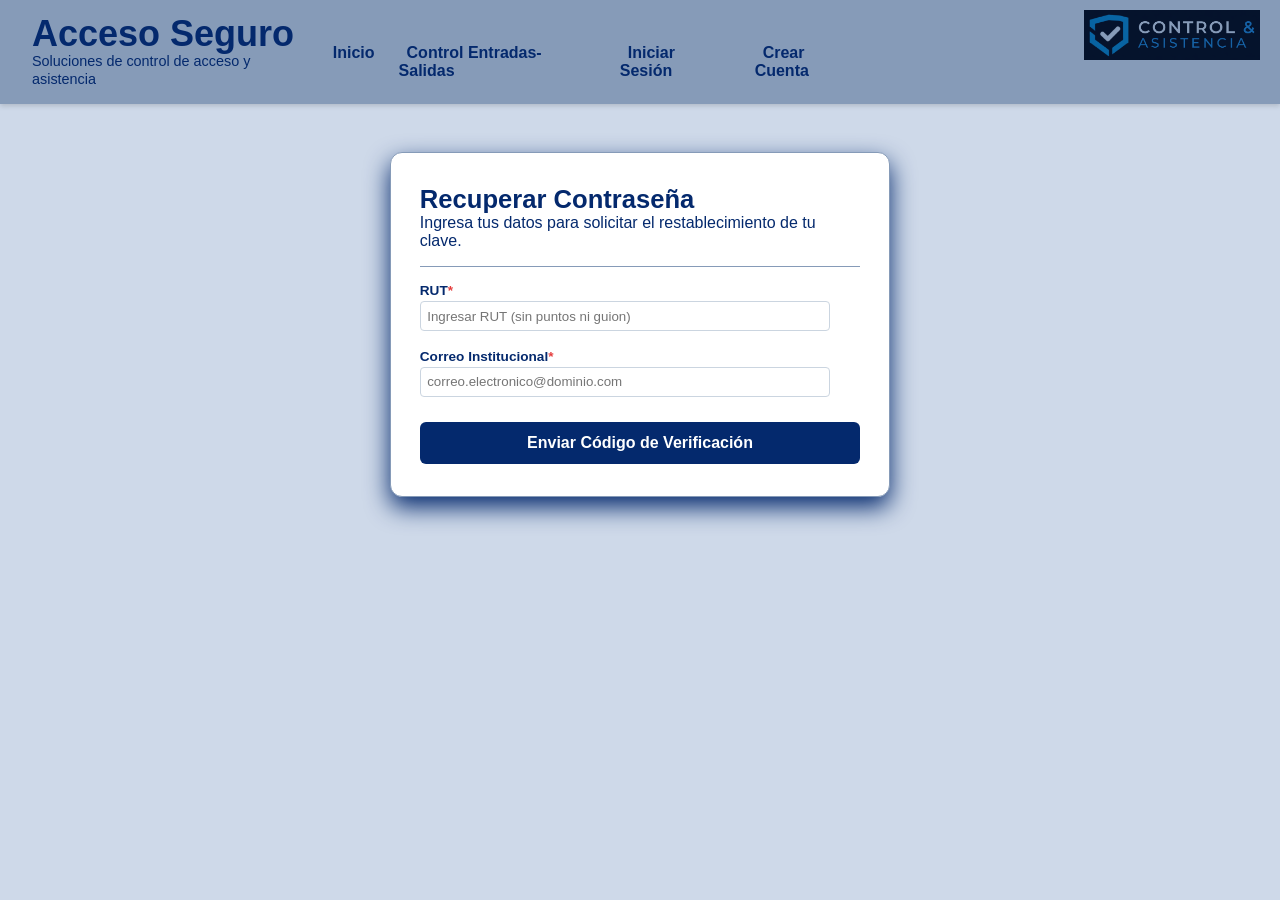
<file: recuperarContra/index.html>
<!DOCTYPE html>
<html lang="es">
<head>
    <meta charset="UTF-8">
    <meta name="viewport" content="width=device-width, initial-scale=1.0">
    <title>Recuperar Contraseña</title>
    <link rel="stylesheet" href="style.css">
</head>
<body>
    <header class="encabezado-principal">
        <div class="contenedor-logo">
            <a>
                <h1 class="titulo-empresa">Acceso Seguro</h1>
                <span class="subtitulo-empresa">Soluciones de control de acceso y asistencia</span>
            </a>
        </div>

        <nav class="navegacion-principal">
             <ul>
                <li><a href="/inicio/inicio.html" class="enlace-nav">Inicio</a></li>
                <li><a href="/registro/registro.html" class="enlace-nav">Control Entradas-Salidas</a></li>
                <li><a href="/inicioSesion/login.html" class="enlace-nav">Iniciar Sesión</a></li>
                <li><a href="/creacionCuentas/creacion.html" class="enlace-nav">Crear Cuenta</a></li>
            </ul>
        </nav>
        <img src="/img/Logo2.png" alt="Logo Acceso Seguro" class="img-logo">
    </header>

    <main class="contenedor-principal">
        <section class="tarjeta-form">
            <header class="encabezado-form">
                <h2>Recuperar Contraseña</h2>
                <p>Ingresa tus datos para solicitar el restablecimiento de tu clave.</p>
                <hr class="divisor">
            </header>

            <form id="formRecuperar" action="#" method="POST" novalidate>
                <div class="campos">
                    <div class="campo-form">
                        <label for="run">RUT<span class="requerido">*</span></label>
                        <input type="text" id="run" name="run" placeholder="Ingresar RUT (sin puntos ni guion)" maxlength="9" required>
                        <span class="msj-error" id="error-run"></span>
                    </div>

                    <div class="campo-form">
                        <label for="email">Correo Institucional<span class="requerido">*</span></label>
                        <input type="email" id="email" name="email" placeholder="correo.electronico@dominio.com" maxlength="80" required>
                        <span class="msj-error" id="error-email"></span>
                    </div>
                </div>

                <button type="submit" id="btnEnviar" class="btn-enviar">Enviar Código de Verificación</button>
            </form>

            <div id="msjNotificacion" style="display: none;"></div>
        </section>
    </main>

    <script src="script.js"></script>
</body>
</html>
</file>
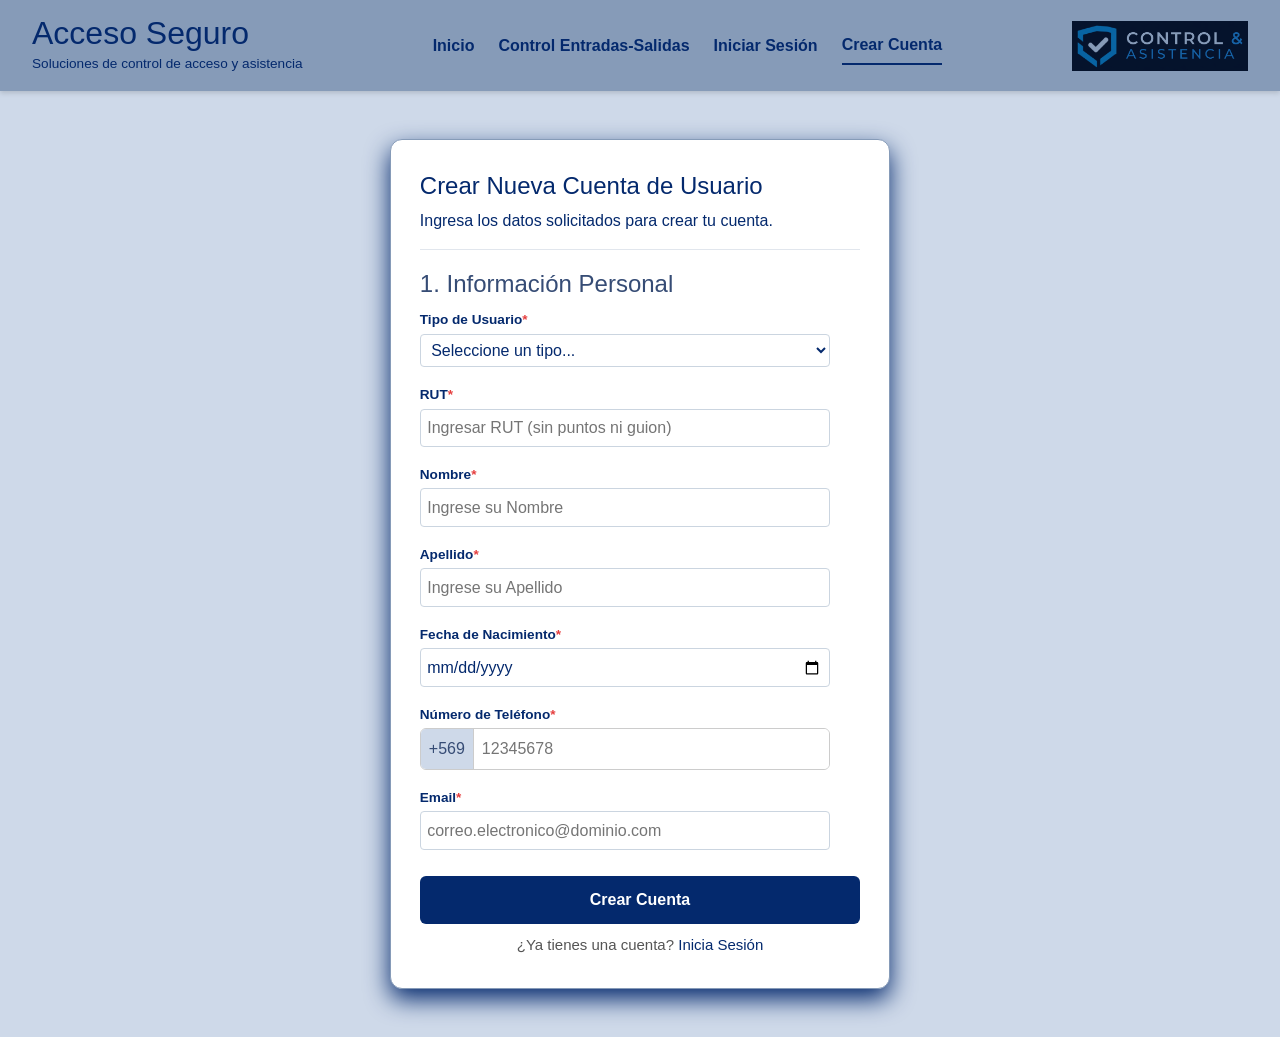
<file: creacionCuentas/creacion.html>
<!DOCTYPE html>
<html lang="es">
<head>
    <meta charset="UTF-8">
    <meta name="viewport" content="width=device-width, initial-scale=1.0">
    <title>Creación de Cuentas</title>
    <link href="https://cdn.jsdelivr.net/npm/bootstrap@5.3.3/dist/css/bootstrap.min.css" rel="stylesheet">
    <link rel="stylesheet" href="creacion.css">
</head>
<body>
    <header class="encabezado-principal">
        <div class="contenedor-logo">
            <a>
                <h1 class="titulo-empresa">Acceso Seguro</h1>
                <span class="subtitulo-empresa">Soluciones de control de acceso y asistencia</span>
            </a>
        </div>

        <nav class="navegacion-principal">
             <ul>
                <li><a href="/inicio/inicio.html" class="enlace-nav ">Inicio</a></li>
                <li><a href="/registro/registro.html" class="enlace-nav ">Control Entradas-Salidas</a></li>
                <li><a href= "/inicioSesion/login.html" class="enlace-nav">Iniciar Sesión</a></li>
                <li><a href="/creacionCuentas/creacion.html" class="enlace-nav activo">Crear Cuenta</a></li>
            </ul>
        </nav>
        <img src="/img/Logo2.png" alt="Logo Acceso Seguro" class="img-logo">
    </header>

    <main class="contenedor-principal">
        <section class="tarjeta-form">
            <header class="encabezado-form">
                <h2>Crear Nueva Cuenta de Usuario</h2>
                <p>Ingresa los datos solicitados para crear tu cuenta.</p>
                <hr class="divisor">
            </header>

            <form id="formRegistro" action="#" method="POST" novalidate>
                <fieldset class="seccion-form">
                    <legend>1. Información Personal</legend>

                    <div class="campos">
                        <div class="campo-form">
                            <label for="tipoUsuario">Tipo de Usuario<span class="requerido">*</span></label>
                            <select id="tipoUsuario" name="tipoUsuario" required>
                                <option value="">Seleccione un tipo...</option>
                                <option value="Empleado">Empleado</option>
                                <option value="Visitante">Visitante</option>
                                <option value="Guardia de Seguridad">Guardia de Seguridad</option>
                                <option value="Supervisor de Control">Supervisor de Control</option>
                                <option value="Jefe de Operaciones">Jefe de Operaciones</option>
                                <option value="Administrador">Administrador</option>
                            </select>
                            <span class="msj-error" id="error-tipoUsuario"></span>
                        </div>

                        <div class="campo-form">
                            <label for="run">RUT<span class="requerido">*</span></label>
                            <input type="text" id="run" name="run" placeholder="Ingresar RUT (sin puntos ni guion)" maxlength="9" required>
                            <span class="msj-error" id="error-run"></span>
                        </div>

                        <div class="campo-form">
                            <label for="nombre">Nombre<span class="requerido">*</span></label>
                            <input type="text" id="nombre" name="nombre" placeholder="Ingrese su Nombre" maxlength="30" required>
                            <span class="msj-error" id="error-nombre"></span>
                        </div>

                        <div class="campo-form">
                            <label for="apellido">Apellido<span class="requerido">*</span></label>
                            <input type="text" id="apellido" name="apellido" placeholder="Ingrese su Apellido" maxlength="40" required>
                            <span class="msj-error" id="error-apellido"></span>
                        </div>

                        <div class="campo-form">
                            <label for="fechaNac">Fecha de Nacimiento<span class="requerido">*</span></label>
                            <input type="date" id="fechaNac" name="fechaNac" required>
                            <span class="msj-error" id="error-fechaNac"></span>
                        </div>

                        <div class="campo-form">
                            <label for="telefono">Número de Teléfono<span class="requerido">*</span></label>
                            <div class="phone">
                                <span>+569</span>
                                <input type="tel" id="telefono" name="telefono" placeholder="12345678" maxlength="8" required>
                            </div>
                            <span class="msj-error" id="error-telefono"></span>
                        </div>

                        <div class="campo-form">
                            <label for="email">Email<span class="requerido">*</span></label>
                            <input type="email" id="email" name="email" placeholder="correo.electronico@dominio.com" maxlength="80" required>
                            <span class="msj-error" id="error-email"></span>
                        </div>
                    </div>

                    <button type="submit" class="btn-enviar">Crear Cuenta</button>
                     <div class="registro">
            ¿Ya tienes una cuenta? <a href="/inicioSesion/login.html">Inicia Sesión</a>
        </div>
                </fieldset>
            </form>

            <div class="tarjeta-registro">
                <header class="encabezado-registro">
                    <h2>Usuarios Registrados</h2>
                    <p>Lista de usuarios ingresados en el sistema.</p>
                </header>
                <div id="msjNotificacion"></div>
                <div id="listUsuarios" class="contenedor-usuarios">
                    <p class="sin-registros">No hay usuarios registrados.</p>
                </div>
            </div>
        </section>
    </main>

    <script src="creacion.js"></script>
</body>
</html>
</file>
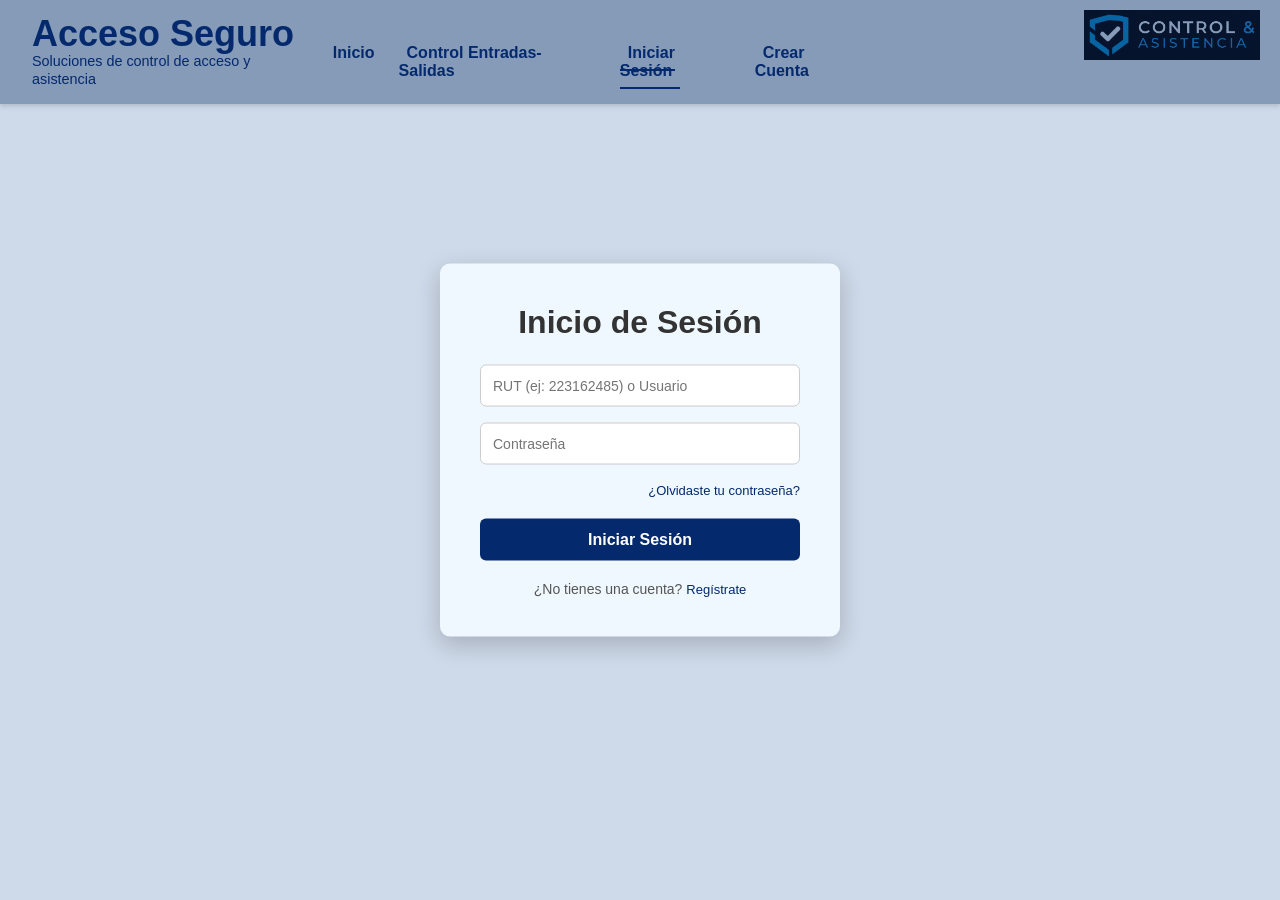
<file: inicioSesion/login.html>
<!DOCTYPE html>
<html lang="es">
<head>
    <meta charset="UTF-8">
    <meta name="viewport" content="width=device-width, initial-scale=1.0">
    <title>Inicio de Sesión</title>
    <link rel="stylesheet" href="style.css">
</head>
<body>
    <header class="encabezado-principal">
        <div class="contenedor-logo">
            <a href="/inicio/inicio.html" class="enlace-logo">
                <h1 class="titulo-empresa">Acceso Seguro</h1>
                <span class="subtitulo-empresa">Soluciones de control de acceso y asistencia</span>
            </a>
        </div>

        <nav class="navegacion-principal">
            <ul>
                <li><a href="/inicio/inicio.html" class="enlace-nav">Inicio</a></li>
                <li><a href="/registro/registro.html" class="enlace-nav">Control Entradas-Salidas</a></li>
                <li><a href="/inicioSesion/login.html" class="enlace-nav activo">Iniciar Sesión</a></li>
                <li><a href="/creacionCuentas/creacion.html" class="enlace-nav">Crear Cuenta</a></li>
            </ul>
        </nav>
        <img src="/img/Logo2.png" alt="Logo Acceso Seguro" class="img-logo">
    </header>

    <div class="container">
        <h1>Inicio de Sesión</h1>

        <!-- Contenedor para mostrar mensajes de éxito/error -->
        <div id="mensajeFeedback" class="mensaje-feedback"></div>

        <form id="loginForm">
            <div class="form-group">
                <input type="text" id="username" placeholder="RUT (ej: 223162485) o Usuario" required>
            </div>

            <div class="form-group">
                <input type="password" id="password" placeholder="Contraseña" required>
            </div>

            <div class="recordar">
                <a href="/recuperar/recuperar.html">¿Olvidaste tu contraseña?</a>
            </div>

            <button type="submit" class="btn-enviar">Iniciar Sesión</button>
        </form>

        <div class="registro">
            ¿No tienes una cuenta? <a href="/creacionCuentas/creacion.html">Regístrate</a>
        </div>
    </div>

    <script src="script.js"></script>
</body>
</html>
</file>
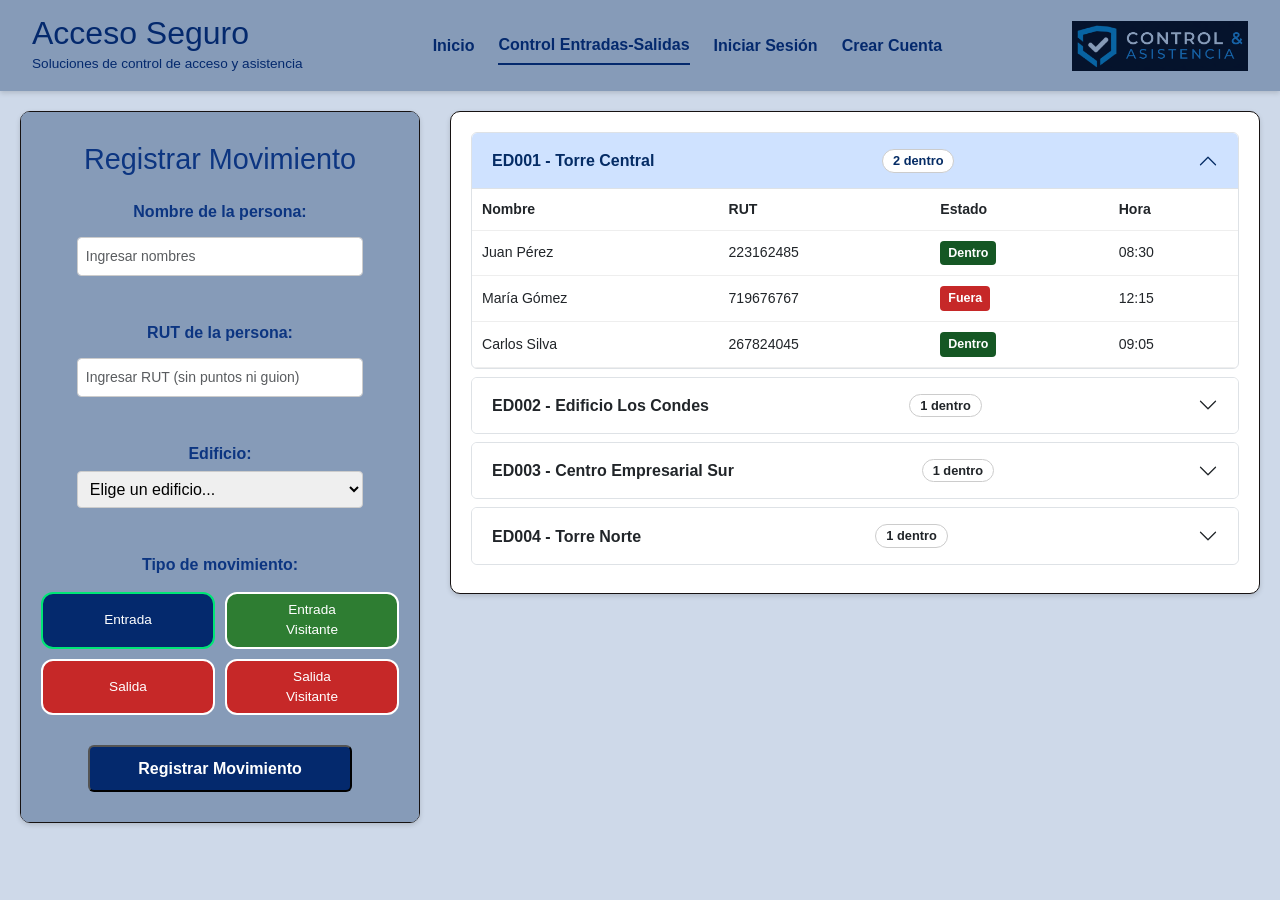
<file: registro/registro.html>
<!doctype html>
<html lang="es">

<head>
    <meta charset="UTF-8" />
    <meta name="viewport" content="width=device-width, initial-scale=1.0" />
    <title>Registro</title>
    <link href="https://cdn.jsdelivr.net/npm/bootstrap@5.3.3/dist/css/bootstrap.min.css" rel="stylesheet">
    <link rel="stylesheet" href="registro.css" />
</head>

<body>
    <header class="encabezado-principal">
        <div class="contenedor-logo">
            <a href="/inicio/inicio.html" class="enlace-logo">
                <h1 class="titulo-empresa">Acceso Seguro</h1>
                <span class="subtitulo-empresa">Soluciones de control de acceso y asistencia</span>
            </a>
        </div>

        <nav class="navegacion-principal">
            <ul>
                <li><a href="/inicio/inicio.html" class="enlace-nav">Inicio</a></li>
                <li><a href="/registro/registro.html" class="enlace-nav activo">Control Entradas-Salidas</a></li>
                <li><a href= "/inicioSesion/login.html" class="enlace-nav">Iniciar Sesión</a></li>
                <li><a href="/creacionCuentas/creacion.html" class="enlace-nav">Crear Cuenta</a></li>
            </ul>
        </nav>
        <img src="/img/Logo2.png" alt="Logo Acceso Seguro" class="img-logo">
    </header>

    <main class="principal">
        <div class="contenedor">
            <div class="movimiento">
                <h2>Registrar Movimiento</h2>
                <div class="datos">
                    <div class="contenedor-registro">
                        <label for="nombre" class="form-label small">Nombre de la persona:</label>
                        <input type="text" class="form-control form-control-sm" id="nombre" placeholder="Ingresar nombres" />
                        <span class="mensaje-error" id="errorNombre"></span>
                        <label for="rut" class="form-label small">RUT de la persona:</label>
                        <input type="text" class="form-control form-control-sm" id="rut" placeholder="Ingresar RUT (sin puntos ni guion)" />
                        <span class="mensaje-error" id="errorRUT"></span>
                        <label for="selectEdificio">Edificio:</label>
                        <select id="selectEdificio">
                            <option value="" disabled selected hidden>Elige un edificio...</option>
                            <option value="ED001">ED001 - Torre Central</option>
                            <option value="ED002">ED002 - Edificio Los Condes</option>
                            <option value="ED003">ED003 - Centro Empresarial Sur</option>
                            <option value="ED004">ED004 - Torre Norte</option>
                        </select>
                        <span class="mensaje-error" id="errorEdificio"></span>

                        <label>Tipo de movimiento:</label>
                        <div class="radioBtn">
                            <label class="btn-radio btn-entrada">
                                <input type="radio" name="tipo_registro" value="Entrada" checked>
                                <span>Entrada</span>
                            </label>

                            <label class="btn-radio btn-entrada">
                                <input type="radio" name="tipo_registro" value="Entrada">
                                <span>Entrada<br>Visitante</span>
                            </label>

                            <label class="btn-radio btn-salida">
                                <input type="radio" name="tipo_registro" value="Fuera">
                                <span>Salida</span>
                            </label>

                            <label class="btn-radio btn-salida">
                                <input type="radio" name="tipo_registro" value="Fuera">
                                <span>Salida<br>Visitante</span>
                            </label>
                        </div>
                    </div>
                    <button class="btn-registro" id="btn-registro">Registrar Movimiento</button>
                </div>
            </div>
        </div>

        <div class="panel-edificios">
            <div class="accordion" id="panelEdificios">

                <div class="accordion-item mb-2 border rounded overflow-hidden">
                    <h2 class="accordion-header">
                        <button class="accordion-button fw-bold d-flex justify-content-between align-items-center" type="button" data-bs-toggle="collapse" data-bs-target="#collapseED001" aria-expanded="true" aria-controls="collapseED001">
                            <span class="me-auto">ED001 - Torre Central</span>
                            <small class="badge-contador me-3" id="contador-ED001">0 dentro</small>
                        </button>
                    </h2>
                    <div id="collapseED001" class="accordion-collapse collapse show" data-bs-parent="#panelEdificios">
                        <div class="accordion-body p-0">
                            <table class="tabla-personas">
                                <thead>
                                    <tr>
                                        <th>Nombre</th>
                                        <th>RUT</th>
                                        <th>Estado</th>
                                        <th>Hora</th>
                                    </tr>
                                </thead>
                                <tbody id="tbody-ED001">
                                    <tr class="fila-vacia">
                                        <td colspan="4">Sin registros de personas</td>
                                    </tr>
                                </tbody>
                            </table>
                        </div>
                    </div>
                </div>

                <div class="accordion-item mb-2 border rounded overflow-hidden">
                    <h2 class="accordion-header">
                        <button class="accordion-button collapsed fw-bold d-flex justify-content-between align-items-center" type="button" data-bs-toggle="collapse" data-bs-target="#collapseED002" aria-expanded="false" aria-controls="collapseED002">
                            <span class="me-auto">ED002 - Edificio Los Condes</span>
                            <small class="badge-contador me-3" id="contador-ED002">0 dentro</small>
                        </button>
                    </h2>
                    <div id="collapseED002" class="accordion-collapse collapse" data-bs-parent="#panelEdificios">
                        <div class="accordion-body p-0">
                            <table class="tabla-personas">
                                <thead>
                                    <tr>
                                        <th>Nombre</th>
                                        <th>RUT</th>
                                        <th>Estado</th>
                                        <th>Hora</th>
                                    </tr>
                                </thead>
                                <tbody id="tbody-ED002">
                                    <tr class="fila-vacia">
                                        <td colspan="4">Sin registros de personas</td>
                                    </tr>
                                </tbody>
                            </table>
                        </div>
                    </div>
                </div>

                <div class="accordion-item mb-2 border rounded overflow-hidden">
                    <h2 class="accordion-header">
                        <button class="accordion-button collapsed fw-bold d-flex justify-content-between align-items-center" type="button" data-bs-toggle="collapse" data-bs-target="#collapseED003" aria-expanded="false" aria-controls="collapseED003">
                            <span class="me-auto">ED003 - Centro Empresarial Sur</span>
                            <small class="badge-contador me-3" id="contador-ED003">0 dentro</small>
                        </button>
                    </h2>
                    <div id="collapseED003" class="accordion-collapse collapse" data-bs-parent="#panelEdificios">
                        <div class="accordion-body p-0">
                            <table class="tabla-personas">
                                <thead>
                                    <tr>
                                        <th>Nombre</th>
                                        <th>RUT</th>
                                        <th>Estado</th>
                                        <th>Hora</th>
                                    </tr>
                                </thead>
                                <tbody id="tbody-ED003">
                                    <tr class="fila-vacia">
                                        <td colspan="4">Sin registros de personas</td>
                                    </tr>
                                </tbody>
                            </table>
                        </div>
                    </div>
                </div>

                <div class="accordion-item mb-2 border rounded overflow-hidden">
                    <h2 class="accordion-header">
                        <button class="accordion-button collapsed fw-bold d-flex justify-content-between align-items-center" type="button" data-bs-toggle="collapse" data-bs-target="#collapseED004" aria-expanded="false" aria-controls="collapseED004">
                            <span class="me-auto">ED004 - Torre Norte</span>
                            <small class="badge-contador me-3" id="contador-ED004">0 dentro</small>
                        </button>
                    </h2>
                    <div id="collapseED004" class="accordion-collapse collapse" data-bs-parent="#panelEdificios">
                        <div class="accordion-body p-0">
                            <table class="tabla-personas">
                                <thead>
                                    <tr>
                                        <th>Nombre</th>
                                        <th>RUT</th>
                                        <th>Estado</th>
                                        <th>Hora</th>
                                    </tr>
                                </thead>
                                <tbody id="tbody-ED004">
                                    <tr class="fila-vacia">
                                        <td colspan="4">Sin registros de personas</td>
                                    </tr>
                                </tbody>
                            </table>
                        </div>
                    </div>
                </div>

            </div>
        </div>
    </main>
    <script src="https://cdn.jsdelivr.net/npm/bootstrap@5.3.3/dist/js/bootstrap.bundle.min.js"></script>
    <script src="registro.js"></script>
</body>

</html>
</file>
<file: recuperarContra/style.css>
* {
    box-sizing: border-box;
    margin: 0;
    font-family: 'Segoe UI', Tahoma, Geneva, Verdana, sans-serif;
}

body {
    background-color: #ced9e9;
    color: #364c75;
    min-height: 100vh;
}

a {
    text-decoration: none;
}

.encabezado-principal {
    background-color: #869bb8;
    color: #ced9e9;
    padding: 1rem 2rem;
    display: flex;
    justify-content: space-between;
    align-items: flex-end;
    box-shadow: 0 2px 5px rgba(0, 0, 0, 0.15);
}

.titulo-empresa {
    color: #04296d;
    font-size: 2.25rem;
    line-height: 1;
}

.subtitulo-empresa {
    font-size: 0.90rem;
    color: #04296d;
}

.navegacion-principal {
    margin-right: 180px;
}

.navegacion-principal ul {
    margin-right: 190px;
    display: flex;
    list-style: none;
    gap: 1rem;
    color: #04296d;
    padding: 0.5rem;
}

.enlace-nav {
    color: #04296d;
    padding: 0.5rem;
    text-decoration: none;
    font-weight: 600;
}

.enlace-nav.activo {
    border-bottom: 2px solid #04296d;
}

.img-logo {
    position: absolute;
    top: 10px;
    right: 20px;
    height: 50px;
    width: auto;
    object-fit: contain;
    mix-blend-mode: multiply;
}

.contenedor-principal {
    display: flex;
    margin: auto;
    width: 100%;
}

.tarjeta-form {
    margin: 3rem auto;
    background-color: #ffffff;
    width: 100%;
    max-width: 500px;
    padding: 2rem 1.8rem;
    border-radius: 12px;
    border: 1px solid #869bb8;
    box-shadow: 0 10px 25px #04296d;
}

.encabezado-form h2 {
    color: #04296d;
    font-size: 1.6rem;
}

.encabezado-form p {
    color: #04296d;
    font-size: 1rem;
    margin-bottom: 1rem;
}

.divisor {
    border: none;
    height: 1px;
    background-color: #869bb8;
    margin-bottom: 1rem;
}

.campo-form {
    display: flex;
    flex-direction: column;
    margin-bottom: 0.9rem;
}

label {
    font-size: 0.85rem;
    color: #04296d;
    font-weight: 600;
    margin-bottom: 0.2rem;
}

.requerido {
    color: #e53e3e;
}

input[type="text"],
input[type="email"] {
    width: 100%;
    max-width: 410px;
    padding: 0.4rem;
    border: 1px solid #cbd5e0;
    border-radius: 4px;
    background-color: #ffffff;
    color: #04296d;
}

/* BOTÓN ENVIAR */
.btn-enviar {
    width: 100%;
    background-color: #04296d;
    color: #ffffff;
    padding: 0.75rem;
    font-size: 1rem;
    font-weight: 700;
    border: none;
    border-radius: 6px;
    cursor: pointer;
    transition: background-color 0.2s;
    margin-top: 0.5rem;
}

.btn-enviar:hover {
    background-color: #214387;
}

.msj-error {
    font-size: 0.75rem;
    color: #e53e3e;
    margin-top: 0.2rem;
}

.msj-exito {
    background-color: #c6f6d5;
    color: #22543d;
    padding: 0.75rem;
    border-radius: 6px;
    font-size: 0.9rem;
    font-weight: 600;
    text-align: center;
    margin-top: 1rem;
}
</file>
<file: creacionCuentas/creacion.css>
* {
    box-sizing: border-box;
    margin: 0;
    font-family: 'Segoe UI', Tahoma, Geneva, Verdana, sans-serif;
}

body {
    background-color: #ced9e9;
    color: #364c75;
    min-height: 100vh;
}

a {
    text-decoration: none;
}

.encabezado-principal {
    background-color: #869bb8;
    color: #ced9e9;
    padding: 1rem 2rem;
    display: flex;
    justify-content: space-between;
    align-items: center;
    gap: 1.5rem;
    box-shadow: 0 2px 5px rgba(0, 0, 0, 0.15);
}

.contenedor-logo {
    display: flex;
    flex-direction: column;
}

.titulo-empresa {
    color: #04296d;
    font-size: 2rem;
    line-height: 1.1;
    margin: 0;
}

.subtitulo-empresa {
    font-size: 0.85rem;
    color: #04296d;
}

.navegacion-principal {
    margin: 0;
}

.navegacion-principal ul {
    display: flex;
    list-style: none;
    gap: 1.5rem;
    margin: 0;
    padding: 0;
    align-items: center;
}

.enlace-nav {
    color: #04296d;
    padding: 0.4rem 0;
    text-decoration: none;
    font-weight: 600;
    white-space: nowrap;
    display: inline-block;
}

.enlace-nav.activo {
    border-bottom: 2px solid #04296d;
}

.img-logo {
    height: 50px;
    width: auto;
    object-fit: contain;
    mix-blend-mode: multiply;
    position: static;
}

.contenedor-principal {
    display: flex;
    margin: auto;
    width: 100%;
}

.tarjeta-form {
    margin: 3rem auto;
    background-color: #ffffff;
    width: 100%;
    max-width: 500px;
    padding: 2rem 1.8rem;
    border-radius: 12px;
    border: 1px solid #869bb8;
    box-shadow: 0 10px 25px #04296d;
}

.encabezado-form h2 {
    color: #04296d;
    font-size: 1.5rem;
}

.encabezado-form p {
    color: #04296d;
    font-size: 1rem;
    margin-bottom: 1rem;
}

.divisor {
    border: none;
    height: 1px;
    background-color: #869bb8;
    margin-bottom: 1rem;
}

.campo-form {
    display: flex;
    flex-direction: column;
    margin-bottom: 0.9rem;
}

label {
    font-size: 0.85rem;
    color: #04296d;
    font-weight: 600;
    margin-bottom: 0.2rem;
}

.requerido {
    color: #e53e3e;
}

input[type="text"],
input[type="email"],
input[type="date"],
input[type="tel"],
select {
    width: 100%;
    max-width: 410px;
    padding: 0.4rem;
    border: 1px solid #cbd5e0;
    border-radius: 4px;
    background-color: #ffffff;
    color: #04296d;
}

.phone {
    display: flex;
    border: 1px solid #ccc;
    border-radius: 6px;
    overflow: hidden;
    max-width: 410px;
}

.phone span {
    background: #ced9e9;
    padding: 8px;
    border-right: 1px solid #ccc;
}

.phone input {
    border: none;
    outline: none;
    padding: 8px;
    flex: 1;
}

/*BOTON ENVIAR*/
.btn-enviar {
    width: 100%;
    background-color: #04296d;
    color: #ffffff;
    padding: 0.75rem;
    font-size: 1rem;
    font-weight: 700;
    border: none;
    border-radius: 6px;
    cursor: pointer;
    transition: background-color 0.2s;
    margin-top: 0.5rem;
}

.btn-enviar:hover {
    background-color: #214387;
}

.msj-error {
    font-size: 0.75rem;
    color: #e53e3e;
    margin-top: 0.2rem;
}

/*TARJETA DE REGISTRADOS*/
.encabezado-registro {
    margin-bottom: 1rem;
}

.tarjeta-registro {
    width: 100%;
    background-color: #ffffff;
    padding: 2rem;
    border-radius: 12px;
    box-shadow: 0 10px 25px rgba(0, 0, 0, 0.15);
    box-sizing: border-box;
    margin-top: 2rem;
}

.contenedor-usuarios {
    display: flex;
    flex-direction: column;
    gap: 1.2rem;
}

.sin-registros {
    color: #869bb8;
    font-size: 0.9rem;
    text-align: center;
    padding: 1rem 0;
}

.item-usuarios {
    background-color: #ced9e9;
    border-left: 5px solid #04296d;
    border-radius: 6px;
    padding: 1.25rem 1.5rem;
    display: flex;
    justify-content: space-between;
    align-items: center;
    gap: 1rem;
}

.info-usuario h4 {
    color: #04296d;
    font-size: 1.05rem;
    margin: 0 0 0.5rem 0;
}

.info-usuario p {
    color: #04296d;
    font-size: 0.85rem;
    margin: 0.3rem 0;
}

/*BOTONES*/
.acciones-usuario {
    display: flex;
    flex-direction: column;
    gap: 0.5rem;
}

.btn-editar,
.btn-eliminar {
    padding: 0.4rem 0.8rem;
    border: none;
    border-radius: 4px;
    font-weight: 600;
    cursor: pointer;
}

.btn-editar {
    background-color: #04296d;
    color: #ffffff;
}

.btn-eliminar {
    background-color: #e53e3e;
    color: #ffffff;
}

.btn-editar:hover,
.btn-eliminar:hover {
    opacity: 0.85;
}

/*MSJ*/
.msj-exito {
    background-color: #c6f6d5;
    color: #22543d;
}

.msj-eliminar {
    background-color: #fed7d7;
    color: #9b2c2c;
}

.msj-exito,
.msj-eliminar {
    padding: 0.75rem;
    border-radius: 6px;
    font-size: 0.9rem;
    font-weight: 600;
    text-align: center;
    margin-top: 1rem;
    margin-bottom: 1rem;
}

.registro {
    text-align: center;
    margin-top: 10px;
    font-size: 15px;
    color: #555;
}

.registro a {
    color: #04296d;
    text-decoration: none;
    font-size: 15px;
}
</file>
<file: inicioSesion/style.css>
* {
    box-sizing: border-box;
    margin: 0;
    font-family: 'Segoe UI', Tahoma, Geneva, Verdana, sans-serif;
}

body {
    background-color: #ced9e9;
    color: #364c75;
    min-height: 100vh;
}

a {
    text-decoration: none;
}

.encabezado-principal {
    background-color: #869bb8;
    color: #ced9e9;
    padding: 1rem 2rem;
    display: flex;
    justify-content: space-between;
    align-items: flex-end;
    box-shadow: 0 2px 5px rgba(0, 0, 0, 0.15);
}

.img-logo {
    position: absolute;
    top: 10px;
    right: 15px;
    height: 45px;
    width: auto;
    object-fit: contain;
}

.titulo-empresa {
    color: #04296d;
    font-size: 2.25rem;
    line-height: 1;
}

.subtitulo-empresa {
    font-size: 0.90rem;
    color: #04296d;
}

.navegacion-principal ul {
    margin-right: 190px;
    display: flex;
    list-style: none;
    gap: 1rem;
    color: #04296d;
    padding: 0.5rem;
}

.navegacion-principal {
    margin-right: 180px;
}

.enlace-nav {
    color: #04296d;
    padding: 0.5rem;
    text-decoration: none;
    font-weight: 600;
}

.enlace-nav.activo {
    border-bottom: 2px solid #04296d;
}

.img-logo {
    position: absolute;
    top: 10px;
    right: 20px;
    height: 50px;
    width: auto;
    object-fit: contain;
    mix-blend-mode: multiply;
}

.container {
    position: absolute;
    top: 50%;
    left: 50%;
    transform: translate(-50%, -50%);
    width: 400px;
    padding: 40px;
    display: flex;
    flex-direction: column;
    background-color: aliceblue;
    border-radius: 10px;
    box-shadow: 0 8px 24px rgba(0, 0, 0, 0.2);
}

.container h1 {
    text-align: center;
    margin-bottom: 24px;
    color: #333;
}

.form-group {
    margin-bottom: 16px;
}

.form-group input {
    width: 100%;
    padding: 12px;
    border: 1px solid #ccc;
    border-radius: 6px;
    outline: none;
    font-size: 14px;
}

.form-group input:focus {
    border-color: blue;
}

.recordar {
    text-align: right;
    margin-bottom: 20px;
}

.recordar a,
.registro a {
    color: #04296d;
    text-decoration: none;
    font-size: 13px;
}

.recordar a:hover,
.registro a:hover {
    text-decoration: underline;
}

.btn-enviar {
    width: 100%;
    background-color: #04296d;
    color: #ffffff;
    padding: 0.75rem;
    font-size: 1rem;
    font-weight: 700;
    border: none;
    border-radius: 6px;
    cursor: pointer;
    transition: background-color 0.2s;
}

.btn-enviar:hover {
    background-color: #214387;
}

.registro {
    text-align: center;
    margin-top: 20px;
    font-size: 14px;
    color: #555;
}
.mensaje-feedback {
    display: none;
    padding: 0.6rem;
    border-radius: 6px;
    font-size: 0.85rem;
    font-weight: 600;
    text-align: center;
    margin-bottom: 1rem;
}

.mensaje-feedback.exito {
    background-color: #c6f6d5;
    color: #22543d;
    border: 1px solid #9ae6b4;
}

.mensaje-feedback.error {
    background-color: #fed7d7;
    color: #9b2c2c;
    border: 1px solid #feb2b2;
}
</file>
<file: registro/registro.css>
* {
  box-sizing: border-box;
  margin: 0;
  font-family: 'Segoe UI', Tahoma, Geneva, Verdana, sans-serif;
}

body {
  background-color: #ced9e9;
  color: #364c75;
  min-height: 100vh;
}

a {
  text-decoration: none;
}

.encabezado-principal {
  background-color: #869bb8;
  color: #ced9e9;
  padding: 1rem 2rem;
  display: flex;
  justify-content: space-between;
  align-items: center;
  gap: 1.5rem;
  box-shadow: 0 2px 5px rgba(0, 0, 0, 0.15);
}

.contenedor-logo {
  display: flex;
  flex-direction: column;
}

.titulo-empresa {
  color: #04296d;
  font-size: 2rem;
  line-height: 1.1;
  margin: 0;
}

.subtitulo-empresa {
  font-size: 0.85rem;
  color: #04296d;
}

.navegacion-principal {
  margin: 0;
}

.navegacion-principal ul {
  display: flex;
  list-style: none;
  gap: 1.5rem;
  margin: 0;
  padding: 0;
  align-items: center;
}

.enlace-nav {
  color: #04296d;
  padding: 0.4rem 0;
  text-decoration: none;
  font-weight: 600;
  white-space: nowrap;
  display: inline-block;
}

.enlace-nav.activo {
  border-bottom: 2px solid #04296d;
}

.img-logo {
  height: 50px;
  width: auto;
  object-fit: contain;
  mix-blend-mode: multiply;
  position: static;
}


.principal {
  display: flex;
  gap: 30px;
  padding: 20px;
  align-items: flex-start;
  max-width: 1400px;
  margin: 0 auto;
}

.contenedor {
  flex: 0 0 400px;
  display: flex;
  justify-content: center;
  box-shadow: 0 2px 5px rgba(0, 0, 0, 0.15);
  border: 1px solid #161212;
  border-radius: 10px;
}

.movimiento {
  width: 100%;
  padding: 30px 20px;
  background-color: #869bb8;
  text-align: center;
  border-radius: 8px;
  box-sizing: border-box;

}

.movimiento h2 {
  color: #0c3581;
  font-size: 1.8rem;
  margin-top: 0;
}

.contenedor-registro {
  margin-bottom: 15px;
  display: flex;
  flex-direction: column;
  align-items: center;
}

.movimiento label:not(.btn-radio) {
  color: #0c3581;
  font-size: 1rem;
  font-weight: bold;
  margin-top: 15px;
  display: block;
}

.movimiento input[type="text"],
.movimiento select {
  width: 80%;
  padding: 8px;
  margin-top: 5px;
  border: 1px solid #ccc;
  border-radius: 4px;
  outline: none;
  box-sizing: border-box;
}

.radioBtn {
  padding: 15px 0;
  display: grid;
  grid-template-columns: 1fr 1fr;
  gap: 10px;
  width: 100%;
}

.btn-radio {
  padding: 6px;
  text-align: center;
  display: flex;
  align-items: center;
  justify-content: center;
  border: 2px solid white;
  border-radius: 12px;
  cursor: pointer;
  color: white;
  font-size: 0.85rem;
  transition: background-color 0.2s;
}

.btn-entrada {
  background-color: #2e7d32;
}

.btn-salida {
  background-color: #c62828;
}

.btn-radio:has(input:checked) {
  background-color: #04296d;
  border-color: #00e676;
}

.radioBtn input {
  display: none;
}

.btn-radio:hover {
  background-color: #214387;
}


.btn-registro {
  display: inline-block;
  text-align: center;
  background-color: #04296d;
  color: #ffffff;
  padding: 0.6rem 3rem;
  border-radius: 6px;
  text-decoration: none;
  font-weight: 600;
  transition: background-color 0.2s;
}

.btn-registro:hover {
  background-color: #214387;
}

.mensaje-error {
  display: block;
  width: 100%;
  text-align: center;
  color: #d32f2f;
  font-size: 0.85rem;
  margin-top: 4px;
  margin-bottom: 8px;
  min-height: 18px;
}

.panel-edificios {
  flex: 1;
  background: #ffffff;
  padding: 20px;
  border-radius: 8px;
  box-shadow: 0 2px 5px rgba(0, 0, 0, 0.15);
  border: 1px solid #161212;
  border-radius: 10px;
}

.edificio-item {
  border: 1px solid #ddd;
  border-radius: 6px;
  margin-bottom: 12px;
  overflow: hidden;
}

.edificio-header {
  padding: 12px 16px;
  background: #f1f1f1;
  cursor: pointer;
  display: flex;
  justify-content: space-between;
  align-items: center;
  user-select: none;
}

.edificio-header h3 {
  margin: 0;
  font-size: 1.05rem;
}

.badge-contador {
  background-color: white;
  padding: 3px 10px;
  border-radius: 12px;
  font-size: 0.8rem;
  border: 1px solid #ccc;
}

.edificio-contenido {
  padding: 10px;
  background-color: white;
}

.tabla-personas {
  width: 100%;
  border-collapse: collapse;
  font-size: 0.88rem;
}

.tabla-personas th,
.tabla-personas td {
  padding: 10px;
  border-bottom: 1px solid #eee;
  text-align: left;
}

.status {
  padding: 3px 8px;
  border-radius: 4px;
  font-size: 0.78rem;
  display: inline-block;
  font-weight: bold;
}

.status.dentro {
  background: #155724;
  color: #ffffff;
}

.status.fuera {
  background: #c62828;
  color: #ffffff;
}
</file>
